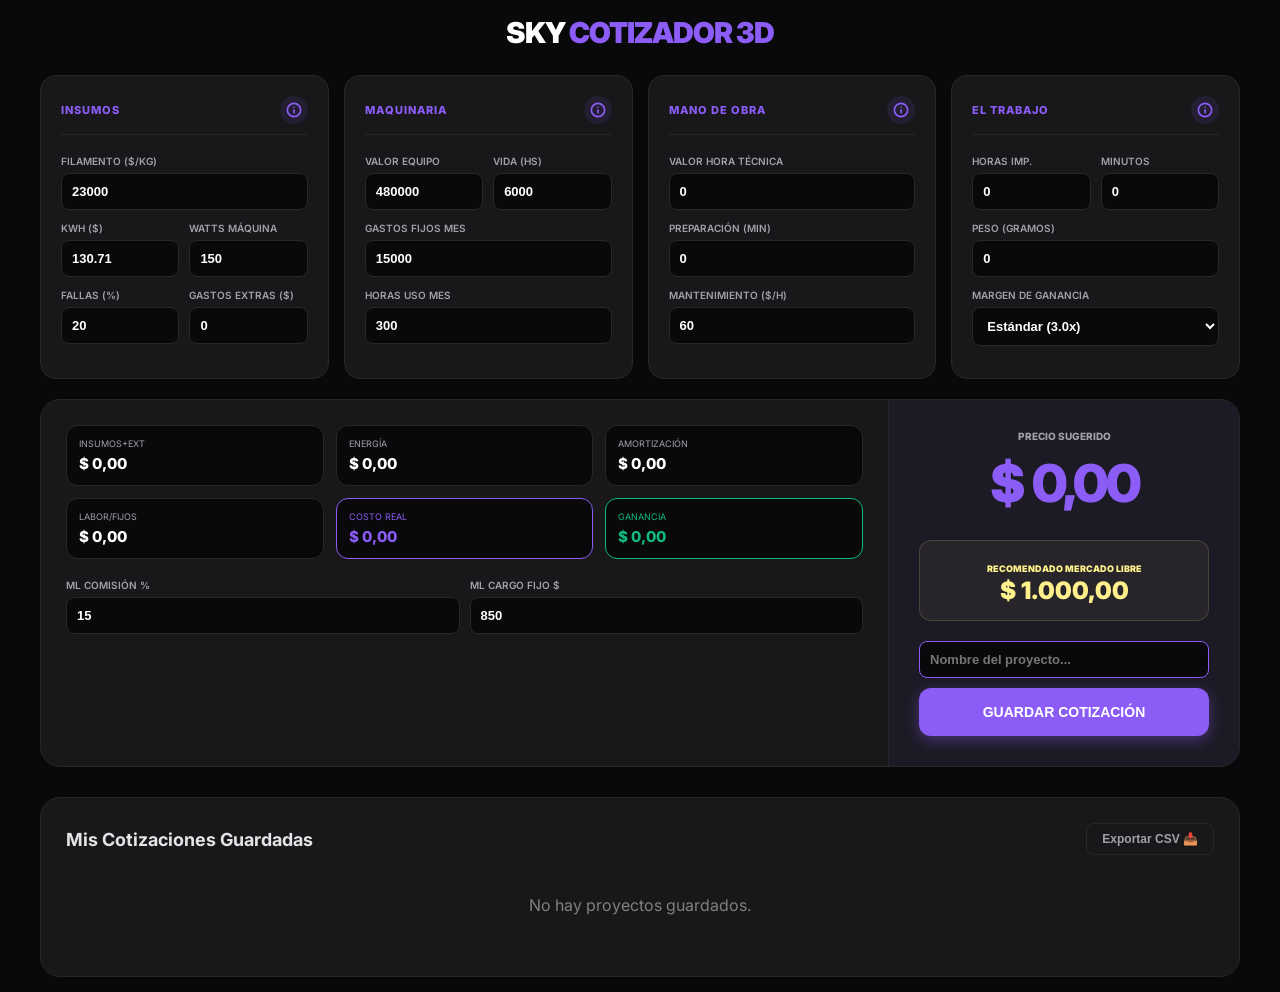
<file: cotizador.html>
<!DOCTYPE html>
<html lang="es">
<head>
    <meta charset="UTF-8" />
    <meta name="viewport" content="width=device-width, initial-scale=1.0" />
    <title>Sky Cotizador 3D | Oficial</title>
    <link href="https://fonts.googleapis.com/css2?family=Inter:wght@400;600;700;900&display=swap" rel="stylesheet">
    <style>
        :root {
            --accent: #8b5cf6; 
            --accent-hover: #7c3aed;
            --bg: #09090b; 
            --card: #18181b; 
            --text: #e4e4e7; 
            --text-dim: #a1a1aa;
            --border: #27272a;
            --success: #10b981;
            --info: #3b82f6;
            --danger: #ef4444;
            --warning: #fef08a;
        }

        * { box-sizing: border-box; transition: all 0.2s ease; }

        body { 
            background-color: var(--bg); color: var(--text); 
            font-family: 'Inter', sans-serif; 
            margin: 0; padding: 15px; display: flex; flex-direction: column; 
            align-items: center; min-height: 100vh;
        }

        input::-webkit-outer-spin-button,
        input::-webkit-inner-spin-button {
            -webkit-appearance: none;
            margin: 0;
        }
        input[type=number] { -moz-appearance: textfield; }

        .container { width: 100%; max-width: 1200px; display: flex; flex-direction: column; }

        .nav-header { display: flex; align-items: center; justify-content: center; gap: 15px; margin-bottom: 25px; order: 1; }
        .nav-header h1 { font-size: 1.8em; margin: 0; color: white; font-weight: 900; letter-spacing: -1px; }
        .nav-header span { color: var(--accent); }

        .results-panel {
            background: var(--card);
            border-radius: 20px;
            border: 1px solid var(--border);
            overflow: hidden;
            display: grid;
            grid-template-columns: 1fr 350px;
            margin-bottom: 30px;
            order: 4; 
        }

        .results-details { padding: 25px; border-right: 1px solid var(--border); display: flex; flex-direction: column; }
        .results-hero { 
            background: rgba(139, 92, 246, 0.04); 
            padding: 30px; 
            display: flex; 
            flex-direction: column; 
            justify-content: center; 
            align-items: center; 
        }

        .stat-grid { display: grid; grid-template-columns: repeat(3, 1fr); gap: 12px; }
        .stat-box { background: #09090b; padding: 12px; border-radius: 12px; border: 1px solid var(--border); }
        .stat-label { font-size: 9px; color: var(--text-dim); text-transform: uppercase; display: block; margin-bottom: 4px; }
        .stat-value { font-size: 15px; font-weight: 800; color: white; }
        
        .price-main { font-size: 52px; font-weight: 900; color: var(--accent); margin: 10px 0; letter-spacing: -2px; }

        .ml-box {
            background: rgba(254, 240, 138, 0.05);
            padding: 15px;
            border-radius: 12px;
            border: 1px solid rgba(254, 240, 138, 0.15);
            margin-top: 15px;
            width: 100%;
            text-align: center;
        }

        .btn-calc {
            background: var(--accent); color: white; border: none; padding: 16px;
            border-radius: 12px; font-weight: 800; font-size: 14px;
            cursor: pointer; width: 100%; text-transform: uppercase;
            box-shadow: 0 4px 15px rgba(139, 92, 246, 0.4);
        }
        .btn-calc:hover { background: var(--accent-hover); transform: translateY(-2px); }

        .tabs-nav {
            display: none;
            gap: 8px;
            margin-bottom: 15px;
            overflow-x: auto;
            padding-bottom: 10px;
            scrollbar-width: none;
            order: 3;
        }
        .tabs-nav::-webkit-scrollbar { display: none; }
        
        .tab-btn {
            background: var(--card);
            border: 1px solid var(--border);
            color: var(--text-dim);
            padding: 10px 18px;
            border-radius: 10px;
            font-size: 12px;
            font-weight: 700;
            white-space: nowrap;
            cursor: pointer;
            text-transform: uppercase;
        }
        .tab-btn.active {
            background: var(--accent);
            color: white;
            border-color: var(--accent);
            box-shadow: 0 4px 12px rgba(139, 92, 246, 0.3);
        }

        .dashboard-grid { 
            display: grid; 
            grid-template-columns: repeat(4, 1fr); 
            gap: 15px; 
            margin-bottom: 20px; 
            order: 2;
        }

        .card {
            background: var(--card);
            border-radius: 16px;
            padding: 20px;
            border: 1px solid var(--border);
            display: flex;
            flex-direction: column;
            position: relative;
        }

        .card-title {
            font-size: 11px;
            text-transform: uppercase;
            letter-spacing: 1px;
            color: var(--accent);
            margin-bottom: 20px;
            display: flex;
            align-items: center;
            justify-content: space-between;
            font-weight: 800;
            border-bottom: 1px solid var(--border);
            padding-bottom: 10px;
        }

        .info-trigger {
            color: var(--accent);
            cursor: pointer;
            display: flex;
            align-items: center;
            padding: 6px;
            border-radius: 50%;
            background: rgba(139, 92, 246, 0.1);
        }
        .info-trigger svg { width: 16px; height: 16px; display: block; fill: none; stroke: currentColor; stroke-width: 2.5; }

        .tooltip {
            position: absolute; top: 50px; left: 10px; right: 10px;
            background: #27272a; color: #fff; padding: 15px; border-radius: 8px;
            font-size: 11px; line-height: 1.5; z-index: 100; display: none;
            box-shadow: 0 10px 25px rgba(0, 0, 0, 0.6); border: 1px solid var(--border);
            pointer-events: none;
        }
        .tooltip b { color: var(--accent); display: block; margin-bottom: 4px; }
        .info-trigger:hover + .tooltip, .tooltip.active { display: block; }

        .input-group { margin-bottom: 12px; }
        label { display: block; font-size: 10px; color: var(--text-dim); margin-bottom: 6px; font-weight: 600; text-transform: uppercase; }
        input, select {
            width: 100%; background: #09090b; border: 1px solid var(--border);
            color: white; padding: 10px; border-radius: 8px; font-size: 13px; font-weight: 600;
        }
        input:focus { outline: none; border-color: var(--accent); }
        .row { display: flex; gap: 10px; }
        .row div { flex: 1; }
        .hint { font-size: 9px; color: #52525b; margin-top: 4px; display: block; }

        .projects-section { width: 100%; background: var(--card); border-radius: 20px; border: 1px solid var(--border); padding: 25px; order: 5; }
        .projects-header { display: flex; justify-content: space-between; align-items: center; margin-bottom: 20px; }
        .project-item { 
            background: #09090b; padding: 15px 20px; border-radius: 14px; border: 1px solid var(--border);
            display: flex; justify-content: space-between; align-items: center; margin-bottom: 12px;
        }
        .project-info h4 { margin: 0; font-size: 16px; color: white; }
        .project-info p { margin: 4px 0 0; font-size: 12px; color: var(--text-dim); }
        .project-actions { display: flex; gap: 10px; }
        .btn-icon { 
            background: #18181b; border: 1px solid var(--border); color: var(--text-dim); 
            padding: 8px 15px; border-radius: 8px; cursor: pointer; font-size: 12px; font-weight: 700;
        }
        .btn-icon:hover { color: white; border-color: var(--accent); }
        .btn-delete:hover { border-color: var(--danger); color: var(--danger); }

        @media (max-width: 768px) {
            .nav-header { order: 1; }
            
            .results-panel { 
                order: 2; 
                grid-template-columns: 1fr; 
                border-radius: 16px;
                display: flex;
                flex-direction: column;
            }
            .results-details { 
                order: 1; 
                border-right: none; 
                border-bottom: 1px solid var(--border); 
            }
            .results-hero { 
                order: 2; 
            }
            
            .tabs-nav { display: flex; order: 3; }
            
            .dashboard-grid { 
                order: 4;
                grid-template-columns: 1fr; 
                gap: 0; 
            }
            .card { display: none; border-radius: 0 0 16px 16px; border-top: none; }
            .card.active { display: flex; animation: slideIn 0.3s ease; }
            
            .projects-section { order: 5; }

            .stat-grid { grid-template-columns: repeat(2, 1fr); }
            .price-main { font-size: 42px; }
        }

        @keyframes slideIn { from { opacity: 0; transform: translateX(15px); } to { opacity: 1; transform: translateX(0); } }
    </style>
</head>
<body>

<div class="container">
    <header class="nav-header">
        <h1>SKY <span>COTIZADOR 3D</span></h1>
    </header>

    <nav class="tabs-nav">
        <button class="tab-btn active" onclick="switchTab(0)">Insumos</button>
        <button class="tab-btn" onclick="switchTab(1)">Maquinaria</button>
        <button class="tab-btn" onclick="switchTab(2)">Mano de Obra</button>
        <button class="tab-btn" onclick="switchTab(3)">El Trabajo</button>
    </nav>

    <div class="dashboard-grid">
        <div class="card active" id="card0">
            <div class="card-title">
                <span>Insumos</span>
                <div class="info-trigger">
                    <svg viewBox="0 0 24 24" stroke="currentColor" stroke-linecap="round" stroke-linejoin="round"><circle cx="12" cy="12" r="10"></circle><line x1="12" y1="16" x2="12" y2="12"></line><line x1="12" y1="8" x2="12.01" y2="8"></line></svg>
                </div>
                <div class="tooltip">
                    <b>Costo de Materiales</b>
                    Ingresá el precio del filamento por 1KG. Buscá el valor kWh en tu factura.
                    <br><br><b>Gastos Extras:</b> Agregá el costo fijo por unidad como aros de llaveros, imanes, tornillos o bolsas de empaque.
                </div>
            </div>
            <div class="input-group">
                <label>Filamento ($/KG)</label>
                <input type="number" id="precioKg" value="23000" oninput="calcular()">
            </div>
            <div class="row">
                <div class="input-group"><label>kWh ($)</label><input type="number" id="ckwh" value="130.71" oninput="calcular()"></div>
                <div class="input-group"><label>Watts Máquina</label><input type="number" id="watts" value="150" oninput="calcular()"></div>
            </div>
            <div class="row">
                <div class="input-group"><label>Fallas (%)</label><input type="number" id="failRate" value="20" oninput="calcular()"></div>
                <div class="input-group">
                    <label>Gastos Extras ($)</label>
                    <input type="number" id="extras" value="0" placeholder="Ej: aro" oninput="calcular()">
                </div>
            </div>
        </div>

        <div class="card" id="card1">
            <div class="card-title">
                <span>Maquinaria</span>
                <div class="info-trigger">
                    <svg viewBox="0 0 24 24" stroke="currentColor" stroke-linecap="round" stroke-linejoin="round"><circle cx="12" cy="12" r="10"></circle><line x1="12" y1="16" x2="12" y2="12"></line><line x1="12" y1="8" x2="12.01" y2="8"></line></svg>
                </div>
                <div class="tooltip">
                    <b>Amortización y Fijos</b>
                    <b>Vida Útil:</b> Ahorro para renovar equipo (Ej: 6000hs).
                    <br><b>Gastos Fijos:</b> Internet, alquiler y servicios base del mes repartidos en las horas de uso.
                </div>
            </div>
            <div class="row">
                <div class="input-group"><label>Valor Equipo</label><input type="number" id="vMaq" value="480000" oninput="calcular()"></div>
                <div class="input-group"><label>Vida (hs)</label><input type="number" id="vUtil" value="6000" oninput="calcular()"></div>
            </div>
            <div class="input-group"><label>Gastos Fijos Mes</label><input type="number" id="gFijos" value="15000" oninput="calcular()"></div>
            <div class="input-group"><label>Horas Uso Mes</label><input type="number" id="hMes" value="300" oninput="calcular()"></div>
        </div>

        <div class="card" id="card2">
            <div class="card-title">
                <span>Mano de Obra</span>
                <div class="info-trigger">
                    <svg viewBox="0 0 24 24" stroke="currentColor" stroke-linecap="round" stroke-linejoin="round"><circle cx="12" cy="12" r="10"></circle><line x1="12" y1="16" x2="12" y2="12"></line><line x1="12" y1="8" x2="12.01" y2="8"></line></svg>
                </div>
                <div class="tooltip">
                    <b>Tu Tiempo y Mantenimiento</b>
                    <b>Hora Técnica:</b> Lo que cobrás por tu conocimiento.
                    <br><b>Preparación:</b> Minutos de laminado y post-procesado manual.
                    <br><b>Mantenimiento:</b> Fondo para boquillas y lubricantes.
                </div>
            </div>
            <div class="input-group"><label>Valor Hora Técnica</label><input type="number" id="vHH" value="0" oninput="calcular()"></div>
            <div class="input-group"><label>Preparación (Min)</label><input type="number" id="tMan" value="0" oninput="calcular()"></div>
            <div class="input-group"><label>Mantenimiento ($/h)</label><input type="number" id="cMant" value="60" oninput="calcular()"></div>
        </div>

        <div class="card" id="card3">
            <div class="card-title">
                <span>El Trabajo</span>
                <div class="info-trigger">
                    <svg viewBox="0 0 24 24" stroke="currentColor" stroke-linecap="round" stroke-linejoin="round"><circle cx="12" cy="12" r="10"></circle><line x1="12" y1="16" x2="12" y2="12"></line><line x1="12" y1="8" x2="12.01" y2="8"></line></svg>
                </div>
                <div class="tooltip">
                    <b>Datos del Laminador (Slicer)</b>
                    Ingresá el peso y tiempo final. 
                    <br><br><b>Márgenes:</b>
                    <br>- <b>Estándar (3x):</b> Decorativo.
                    <br>- <b>Técnico (4x):</b> Repuestos funcionales.
                    <br>- <b>Premium (5x):</b> Urgencias.
                </div>
            </div>
            <div class="row">
                <div class="input-group"><label>Horas Imp.</label><input type="number" id="hImp" value="0" oninput="calcular()"></div>
                <div class="input-group"><label>Minutos</label><input type="number" id="mImp" value="0" oninput="calcular()"></div>
            </div>
            <div class="input-group"><label>Peso (Gramos)</label><input type="number" id="peso" value="0" oninput="calcular()"></div>
            <div class="input-group">
                <label>Margen de Ganancia</label>
                <select id="multi" onchange="calcular()">
                    <option value="1.5">Preferencial (1.5x)</option>
                    <option value="2.0">Mayorista (2.0x)</option>
                    <option value="3.0" selected>Estándar (3.0x)</option>
                    <option value="4.0">Técnico (4.0x)</option>
                    <option value="5.0">Premium (5.0x)</option>
                </select>
            </div>
        </div>
    </div>

    <div class="results-panel">
        <div class="results-details">
            <div class="stat-grid">
                <div class="stat-box"><span class="stat-label">Insumos+Ext</span><span class="stat-value" id="outMat">$0</span></div>
                <div class="stat-box"><span class="stat-label">Energía</span><span class="stat-value" id="outElec">$0</span></div>
                <div class="stat-box"><span class="stat-label">Amortización</span><span class="stat-value" id="outAmort">$0</span></div>
                <div class="stat-box"><span class="stat-label">Labor/Fijos</span><span class="stat-value" id="outLabor">$0</span></div>
                <div class="stat-box" style="border-color: var(--accent);"><span class="stat-label" style="color: var(--accent);">Costo Real</span><span class="stat-value" id="outCostoTotal" style="color: var(--accent);">$0</span></div>
                <div class="stat-box" style="border-color: var(--success);"><span class="stat-label" style="color: var(--success);">Ganancia</span><span class="stat-value" id="outProfit" style="color: var(--success);">$0</span></div>
            </div>
            <div class="row" style="margin-top: 20px;">
                <div class="input-group"><label>ML Comisión %</label><input type="number" id="mlPerc" value="15" oninput="calcular()"></div>
                <div class="input-group"><label>ML Cargo Fijo $</label><input type="number" id="mlFijo" value="850" oninput="calcular()"></div>
            </div>
        </div>
        <div class="results-hero">
            <span style="font-size: 10px; color: var(--text-dim); text-transform: uppercase; font-weight: 800;">Precio Sugerido</span>
            <span class="price-main" id="outFinal">$0.00</span>
            <div class="ml-box">
                <span style="font-size: 9px; color: var(--warning); text-transform: uppercase; font-weight: 900;">Recomendado Mercado Libre</span>
                <span id="outML" style="color: var(--warning); font-size: 24px; font-weight: 900; display: block;">$0.00</span>
            </div>
            <div style="margin-top: 20px; width: 100%;">
                <input type="text" id="projectName" placeholder="Nombre del proyecto..." style="margin-bottom: 10px; border-color: var(--accent);">
                <button class="btn-calc" onclick="saveProject()">Guardar Cotización</button>
            </div>
        </div>
    </div>

    <div class="projects-section">
        <div class="projects-header">
            <h3 style="margin: 0; font-size: 18px;">Mis Cotizaciones Guardadas</h3>
            <button class="btn-icon" onclick="exportAll()" title="Exportar Todo">Exportar CSV 📥</button>
        </div>
        <div class="projects-list" id="projectsList"></div>
    </div>
</div>

<script>
    const format = (v) => new Intl.NumberFormat('es-AR', { style: 'currency', currency: 'ARS' }).format(v);

    function switchTab(index) {
        document.querySelectorAll('.card').forEach((c, i) => c.classList.toggle('active', i === index));
        document.querySelectorAll('.tab-btn').forEach((b, i) => b.classList.toggle('active', i === index));
    }

    function calcular() {
        const val = (id) => parseFloat(document.getElementById(id).value) || 0;
        const pKg = val('precioKg'), ckwh = val('ckwh'), watts = val('watts'), fail = val('failRate')/100, extras = val('extras');
        const vMaq = val('vMaq'), vUtil = val('vUtil') || 1, gFijos = val('gFijos'), hMes = val('hMes') || 1;
        const vHH = val('vHH'), tMan = val('tMan'), cMant = val('cMant');
        const hImp = val('hImp'), mImp = val('mImp'), peso = val('peso'), multi = val('multi');
        const mlP = val('mlPerc')/100, mlF = val('mlFijo');

        const tTotal = hImp + (mImp / 60);
        const costoMat = ((pKg / 1000) * peso * (1 + fail)) + extras;
        const costoElec = (watts / 1000) * tTotal * ckwh;
        const amortMant = ((vMaq / vUtil) + cMant) * tTotal;
        const laborFijos = ((vHH / 60) * tMan) + ((gFijos / hMes) * tTotal);
        
        const costoTotal = costoMat + costoElec + amortMant + laborFijos;
        const precioFinal = costoTotal * multi;
        const precioML = (precioFinal + mlF) / (1 - mlP);

        document.getElementById('outMat').innerText = format(costoMat);
        document.getElementById('outElec').innerText = format(costoElec);
        document.getElementById('outAmort').innerText = format(amortMant);
        document.getElementById('outLabor').innerText = format(laborFijos);
        document.getElementById('outCostoTotal').innerText = format(costoTotal);
        document.getElementById('outProfit').innerText = format(precioFinal - costoTotal);
        document.getElementById('outFinal').innerText = format(precioFinal);
        document.getElementById('outML').innerText = format(precioML);

        return { costoTotal, precioFinal, peso, tTotal };
    }

    let projects = JSON.parse(localStorage.getItem('sky_db_vfinal')) || [];

    function saveProject() {
        const name = document.getElementById('projectName').value.trim();
        if (!name) { alert("Ponle un nombre a tu proyecto."); return; }
        const d = calcular();
        const project = {
            id: Date.now(), name, date: new Date().toLocaleDateString(),
            price: d.precioFinal, weight: d.peso, time: d.tTotal.toFixed(1),
            inputs: {}
        };
        document.querySelectorAll('input, select').forEach(el => {
            if(el.id && el.id !== 'projectName') project.inputs[el.id] = el.value;
        });
        const idx = projects.findIndex(p => p.name.toLowerCase() === name.toLowerCase());
        if (idx !== -1) {
            if(confirm("Ya existe un proyecto con este nombre. ¿Deseas actualizarlo?")) projects[idx] = project; else return;
        } else { projects.push(project); }
        localStorage.setItem('sky_db_vfinal', JSON.stringify(projects));
        document.getElementById('projectName').value = "";
        render();
    }

    function loadProject(id) {
        const p = projects.find(p => p.id === id);
        if (!p) return;
        Object.keys(p.inputs).forEach(key => {
            const el = document.getElementById(key);
            if(el) el.value = p.inputs[key];
        });
        document.getElementById('projectName').value = p.name;
        calcular();
        if(window.innerWidth <= 768) switchTab(0);
        window.scrollTo({ top: 0, behavior: 'smooth' });
    }

    function deleteProject(id) {
        if(!confirm("¿Borrar definitivamente esta cotización?")) return;
        projects = projects.filter(p => p.id !== id);
        localStorage.setItem('sky_db_vfinal', JSON.stringify(projects));
        render();
    }

    function render() {
        const list = document.getElementById('projectsList');
        if (projects.length === 0) {
            list.innerHTML = '<p style="color:gray; text-align:center; padding:20px;">No hay proyectos guardados.</p>';
            return;
        }
        list.innerHTML = projects.map(p => `
            <div class="project-item">
                <div class="project-info">
                    <h4>${p.name}</h4>
                    <p>${p.date} • ${p.weight}g • ${p.time}h • <b>${format(p.price)}</b></p>
                </div>
                <div class="project-actions">
                    <button class="btn-icon" onclick="loadProject(${p.id})">✏️ Editar</button>
                    <button class="btn-icon btn-delete" onclick="deleteProject(${p.id})">🗑️</button>
                </div>
            </div>
        `).join('');
    }

    function exportAll() {
        if (projects.length === 0) return;
        let csv = "Proyecto,Fecha,Peso,Tiempo,Precio\n";
        projects.forEach(p => csv += `${p.name},${p.date},${p.weight},${p.time},${p.price.toFixed(2)}\n`);
        const blob = new Blob([csv], { type: 'text/csv' });
        const a = document.createElement('a');
        a.href = URL.createObjectURL(blob);
        a.download = 'sky3d_export_historial.csv';
        a.click();
    }

    document.addEventListener('DOMContentLoaded', () => {
        const triggers = document.querySelectorAll('.info-trigger');
        triggers.forEach(t => {
            t.onclick = (e) => {
                e.stopPropagation();
                const tip = t.nextElementSibling;
                document.querySelectorAll('.tooltip').forEach(tt => { if(tt !== tip) tt.classList.remove('active'); });
                tip.classList.toggle('active');
            };
        });
        document.onclick = () => document.querySelectorAll('.tooltip').forEach(tt => tt.classList.remove('active'));
        render();
        calcular();
    });
</script>

</body>
</html>
</file>
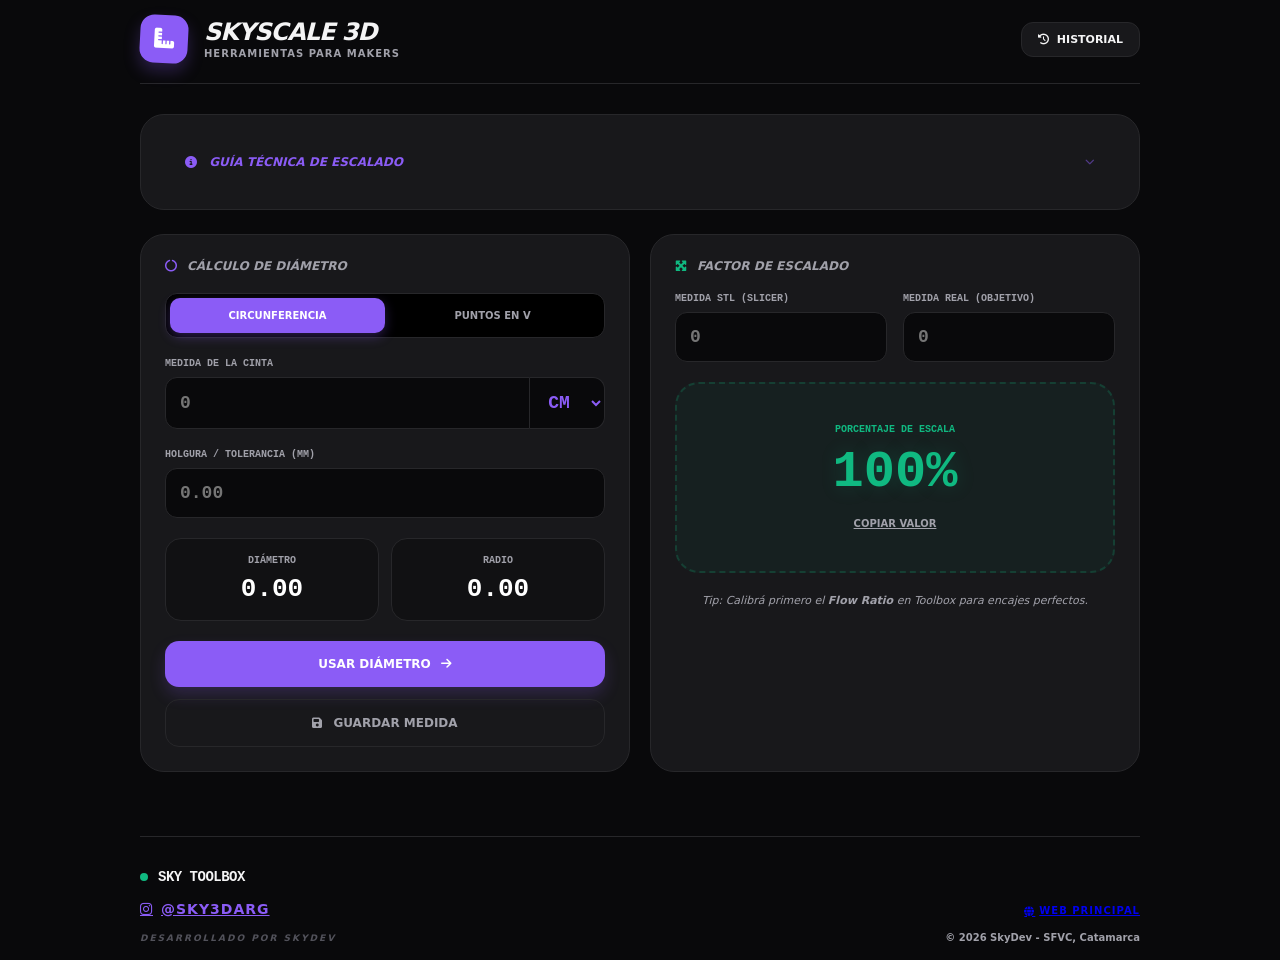
<file: skyscale3d.html>
<!DOCTYPE html>
<html lang="es">
<head>
    <meta charset="UTF-8">
    <meta name="viewport" content="width=device-width, initial-scale=1.0">
    <link rel="icon" type="image/png" sizes="96x96" href="icons/favicon-96x96.png">
    <link rel="shortcut icon" href="icons/favicon.ico" type="image/x-icon">
    <link rel="apple-touch-icon" href="icons/apple-touch-icon.png">
    <meta name="theme-color" content="#09090b">
    <title>SkyScale 3D | Medidas y Escalado</title>
    <meta name="author" content="Franco Jesús Pacheco">
    <link href="https://cdnjs.cloudflare.com/ajax/libs/font-awesome/6.5.1/css/all.min.css" rel="stylesheet">
    <style>
        :root {
            --bg: #09090b;
            --card: #18181b;
            --border: #27272a;
            --accent: #8b5cf6;
            --accent-hover: #7c3aed;
            --success: #10b981;
            --warning: #f59e0b;
            --text: #f4f4f5;
            --text-dim: #a1a1aa;
        }

        * { box-sizing: border-box; margin: 0; padding: 0; font-family: 'Inter', system-ui, sans-serif; }
        body { background-color: var(--bg); color: var(--text); padding: 15px; min-height: 100vh; }

        input::-webkit-outer-spin-button, 
        input::-webkit-inner-spin-button { -webkit-appearance: none; margin: 0; }
        input[type=number] { -moz-appearance: textfield; }

        .container { max-width: 1000px; margin: 0 auto; width: 100%; }

        header { 
            display: flex; justify-content: space-between; align-items: center; 
            padding-bottom: 20px; margin-bottom: 30px; border-bottom: 1px solid var(--border);
        }

        .logo-box { 
            width: 48px; height: 48px; background: var(--accent); border-radius: 14px;
            display: flex; justify-content: center; align-items: center; font-size: 20px; color: white;
            transform: rotate(3deg); box-shadow: 0 8px 16px rgba(139,92,246,0.25); transition: 0.3s;
        }
        .logo-box:hover { transform: rotate(0deg); }

        .header-text h1 { font-size: 24px; font-weight: 900; text-transform: uppercase; font-style: italic; letter-spacing: -1px; line-height: 1; }
        .header-text p { font-size: 10px; font-weight: 800; color: var(--text-dim); text-transform: uppercase; letter-spacing: 1px; margin-top: 4px; }

        .btn-hist { 
            background: var(--card); border: 1px solid var(--border); color: var(--text);
            padding: 10px 16px; border-radius: 12px; font-size: 11px; font-weight: 800;
            text-transform: uppercase; cursor: pointer; display: flex; align-items: center; gap: 8px; transition: 0.2s;
        }
        .btn-hist:hover { border-color: var(--accent); background: var(--border); }

        .main-grid { display: grid; grid-template-columns: 1fr; gap: 20px; }
        @media (min-width: 768px) { .main-grid { grid-template-columns: 1fr 1fr; } }

        .card { background: var(--card); border: 1px solid var(--border); border-radius: 24px; padding: 24px; transition: 0.3s; }
        .card-h2 { font-size: 12px; font-weight: 900; color: var(--text-dim); text-transform: uppercase; margin-bottom: 20px; display: flex; align-items: center; gap: 10px; font-style: italic; }

        .tabs { display: flex; background: #000; padding: 4px; border-radius: 12px; margin-bottom: 20px; border: 1px solid var(--border); }
        .tab { flex: 1; padding: 12px; border: none; background: none; color: var(--text-dim); font-size: 10px; font-weight: 800; text-transform: uppercase; cursor: pointer; border-radius: 10px; transition: 0.2s; }
        .tab.active { background: var(--accent); color: white; box-shadow: 0 4px 12px rgba(139,92,246,0.3); }

        .input-group { margin-bottom: 20px; }
        label { display: block; font-size: 10px; font-weight: 900; color: var(--text-dim); text-transform: uppercase; margin-bottom: 8px; font-family: monospace; }
        
        input, select { 
            background: #09090b; border: 1px solid var(--border); color: white; 
            padding: 14px; font-size: 18px; font-weight: 700; outline: none; 
            border-radius: 12px; width: 100%; font-family: monospace; transition: 0.2s;
        }
        input:focus { border-color: var(--accent); box-shadow: 0 0 0 2px rgba(139, 92, 246, 0.1); }
        
        .flex-input { display: flex; }
        .flex-input input { border-top-right-radius: 0; border-bottom-right-radius: 0; }
        .flex-input select { width: 85px; border-left: none; border-top-left-radius: 0; border-bottom-left-radius: 0; color: var(--accent); font-weight: 900; cursor: pointer; }

        .res-container { display: grid; grid-template-columns: 1fr 1fr; gap: 12px; margin-bottom: 20px; }
        .res-box { background: rgba(0,0,0,0.3); padding: 16px; border-radius: 16px; border: 1px solid var(--border); text-align: center; }
        .res-val { font-size: 26px; font-weight: 900; color: white; margin-top: 4px; font-family: monospace; }

        .btn-action { 
            width: 100%; padding: 16px; border-radius: 14px; border: none; font-weight: 900; 
            text-transform: uppercase; cursor: pointer; display: flex; align-items: center; 
            justify-content: center; gap: 10px; font-size: 12px; transition: all 0.2s ease; 
        }
        .btn-accent { background: var(--accent); color: white; box-shadow: 0 8px 16px rgba(139,92,246,0.2); }
        .btn-accent:hover { background: var(--accent-hover); transform: translateY(-2px); box-shadow: 0 12px 20px rgba(139,92,246,0.3); }
        .btn-accent:active { transform: translateY(0); }

        .btn-save { background: transparent; border: 1px solid var(--border); color: var(--text-dim); margin-top: 12px; }
        .btn-save:hover { border-color: var(--text-dim); color: white; background: rgba(255,255,255,0.05); }

        .btn-success { background: var(--success) !important; color: white; box-shadow: 0 8px 16px rgba(16,185,129,0.2); }

        .scale-result { 
            background: rgba(16, 185, 129, 0.05); border: 2px dashed rgba(16, 185, 129, 0.2); 
            border-radius: 24px; padding: 40px 20px; text-align: center; margin: 20px 0; 
        }
        .scale-val { font-size: 52px; font-weight: 900; color: var(--success); font-family: monospace; text-shadow: 0 0 20px rgba(16,185,129,0.2); }

        .modal { position: fixed; inset: 0; background: rgba(0,0,0,0.9); display: none; align-items: center; justify-content: center; padding: 20px; z-index: 1000; }
        .modal.active { display: flex; }
        .modal-content { background: var(--card); border: 1px solid var(--border); width: 100%; max-width: 400px; border-radius: 24px; overflow: hidden; animation: fadeIn 0.2s ease-out; }
        .modal-h { background: var(--accent); padding: 20px; text-align: center; color: white; font-weight: 900; text-transform: uppercase; font-style: italic; }

        .footer { margin-top: 40px; padding-top: 20px; border-top: 1px solid var(--border); display: flex; flex-direction: column; gap: 16px; color: var(--text-dim); }
        @media (min-width: 768px) { .footer { margin-top: 64px; padding-top: 32px; flex-direction: row; justify-content: space-between; align-items: flex-end; gap: 24px; } }
        .footer-left { display: flex; flex-direction: column; gap: 6px; text-align: center; }
        @media (min-width: 768px) { .footer-left { text-align: left; gap: 8px; } }
        .footer-brand { display: flex; align-items: center; justify-content: center; gap: 8px; font-weight: 900; font-family: monospace; text-transform: uppercase; color: var(--text); font-size: 12px; letter-spacing: -0.5px; }
        @media (min-width: 768px) { .footer-brand { justify-content: flex-start; font-size: 14px; gap: 10px; } }
        .dot { width: 8px; height: 8px; background: var(--success); border-radius: 50%; display: inline-block; animation: pulse 2s infinite; }
        .footer-social { display: inline-flex; align-items: center; justify-content: center; gap: 6px; color: var(--accent); font-size: 12px; font-weight: 900; text-transform: uppercase; letter-spacing: 1px; transition: 0.2s; margin: 4px 0; }
        @media (min-width: 768px) { .footer-social { justify-content: flex-start; font-size: 14px; margin: 8px 0; gap: 8px; } }
        .footer-social:hover { color: var(--accent-hover); }
        .footer-dev { font-size: 9px; text-transform: uppercase; font-weight: 900; letter-spacing: 2px; font-style: italic; color: #52525b; }
        .footer-right { display: flex; flex-direction: column; gap: 10px; text-align: center; }
        @media (min-width: 768px) { .footer-right { text-align: right; gap: 16px; } }
        .footer-links { display: flex; flex-wrap: wrap; justify-content: center; gap: 12px; font-weight: 900; text-transform: uppercase; font-size: 9px; letter-spacing: 1px; }
        @media (min-width: 768px) { .footer-links { justify-content: flex-end; font-size: 10px; gap: 20px; } }
        .footer-links a { display: inline-flex; align-items: center; gap: 4px; transition: 0.2s; }
        .footer-links a:hover { color: var(--accent); }
        .footer-copy { font-size: 10px; font-weight: 600; }
        
        @keyframes fadeIn { from { opacity: 0; transform: scale(0.95); } to { opacity: 1; transform: scale(1); } }
        @keyframes pulse { 0% { box-shadow: 0 0 0 0 rgba(16,185,129,0.4); } 70% { box-shadow: 0 0 0 10px rgba(16,185,129,0); } 100% { box-shadow: 0 0 0 0 rgba(16,185,129,0); } }

        .guide-details { margin-bottom: 24px; cursor: pointer; }
        .guide-summary { padding: 16px 20px; list-style: none; display: flex; justify-content: space-between; align-items: center; font-weight: 900; text-transform: uppercase; font-style: italic; font-size: 12px; color: var(--accent); }
        .guide-summary::-webkit-details-marker { display: none; }
        .guide-content { padding: 0 20px 20px 20px; border-top: 1px solid var(--border); font-size: 13px; color: var(--text-dim); line-height: 1.6; }
        .guide-step { margin-top: 16px; }
        .guide-step strong { color: var(--text); display: block; margin-bottom: 4px; text-transform: uppercase; font-size: 11px; }
        .guide-tip { background: rgba(245, 158, 11, 0.05); border-left: 4px solid var(--warning); padding: 12px 16px; margin: 16px 0; border-radius: 4px; }
    </style>
</head>
<body>

<div class="container">
    <header>
        <div style="display:flex; align-items:center; gap:16px;">
            <div class="logo-box"><i class="fas fa-ruler-combined"></i></div>
            <div class="header-text">
                <h1>SkyScale 3D</h1>
                <p>Herramientas para makers</p>
            </div>
        </div>
        <button class="btn-hist" onclick="toggleHist(true)"><i class="fas fa-clock-rotate-left"></i> Historial</button>
    </header>

    <details class="card guide-details">
        <summary class="guide-summary">
            <span><i class="fas fa-info-circle" style="margin-right: 8px;"></i> Guía Técnica de Escalado</span>
            <i class="fas fa-chevron-down" style="font-size: 0.8em; opacity: 0.5;"></i>
        </summary>
        <div class="guide-content">
            <div class="guide-tip">
                <strong style="color: var(--warning);">⚠️ Tip Técnico:</strong>
                Imprimí una "rodaja" de prueba para verificar el calce. Ajustá el eje Z según el largo de tu aluminio.
            </div>
            
            <div class="guide-step">
                <strong>1. Medición del Inserto</strong>
                Medí el contorno superior del aluminio con cinta de modista. Anotá los cm exactos.
            </div>

            <div class="guide-step">
                <strong>2. Medición del Diseño (STL)</strong>
                En tu slicer, medí el diámetro interno del hueco donde encastra el aluminio.
            </div>

            <div style="margin-top: 20px; padding-top: 16px; border-top: 1px solid var(--border); font-size: 11px; font-style: italic;">
                Herramienta recomendada para medir radios: 
                <a href="https://makerworld.com/en/models/2225287-caliper-radius-gauge-corner-radius-up-to-130-mm#profileId-2467730" target="_blank" style="color: var(--accent); text-decoration: none; font-weight: 800; text-transform: uppercase;">Accesorio Calibre (MakerWorld)</a>
            </div>
        </div>
    </details>

    <div class="main-grid">
        <div class="card">
            <h2 class="card-h2"><i class="fas fa-circle-notch" style="color:var(--accent)"></i> Cálculo de Diámetro</h2>
            <div class="tabs">
                <button id="tab-c" class="tab active" onclick="setMode('cinta')">Circunferencia</button>
                <button id="tab-v" class="tab" onclick="setMode('calibre')">Puntos en V</button>
            </div>

            <div class="input-group">
                <label id="lbl-input">Medida de la Cinta</label>
                <div class="flex-input">
                    <input type="number" id="in-val" placeholder="0" oninput="runCalc()">
                    <select id="in-unit" onchange="runCalc()">
                        <option value="cm">CM</option>
                        <option value="mm">MM</option>
                    </select>
                </div>
            </div>

            <div class="input-group">
                <label>Holgura / Tolerancia (mm)</label>
                <input type="number" id="in-tol" placeholder="0.00" step="0.01" oninput="runCalc()">
            </div>

            <div class="res-container">
                <div class="res-box">
                    <label>Diámetro</label>
                    <div id="out-dia" class="res-val">0.00</div>
                </div>
                <div class="res-box">
                    <label>Radio</label>
                    <div id="out-rad" class="res-val">0.00</div>
                </div>
            </div>

            <button class="btn-action btn-accent" onclick="passToScale()">Usar Diámetro <i class="fas fa-arrow-right"></i></button>
            <button id="btn-save-main" class="btn-action btn-save" onclick="showSave(true)"><i class="fas fa-floppy-disk"></i> Guardar Medida</button>
        </div>

        <div class="card">
            <h2 class="card-h2"><i class="fas fa-expand-arrows-alt" style="color:var(--success)"></i> Factor de Escalado</h2>
            <div style="display:grid; grid-template-columns: 1fr 1fr; gap:16px; margin-bottom:20px;">
                <div>
                    <label>Medida STL (Slicer)</label>
                    <input type="number" id="sc-orig" placeholder="0" oninput="calcScaleOnly()">
                </div>
                <div>
                    <label>Medida Real (Objetivo)</label>
                    <input type="number" id="sc-targ" placeholder="0" oninput="calcScaleOnly()">
                </div>
            </div>

            <div class="scale-result">
                <label style="color:var(--success)">Porcentaje de Escala</label>
                <div id="out-scale" class="scale-val">100%</div>
                <button onclick="copyRes()" style="background:none; border:none; color:var(--text-dim); font-size:10px; font-weight:800; cursor:pointer; margin-top:16px; text-decoration:underline; transition: 0.2s;">COPIAR VALOR</button>
            </div>
            
            <p style="font-size:11px; color:var(--text-dim); line-height:1.4; text-align:center; font-style:italic;">
                Tip: Calibrá primero el <b>Flow Ratio</b> en Toolbox para encajes perfectos.
            </p>
        </div>
    </div>

    <footer class="footer">
        <div class="footer-left">
            <div class="footer-brand">
                <span class="dot"></span> Sky Toolbox
            </div>
            <a href="https://instagram.com/sky3darg" target="_blank" rel="noopener noreferrer" class="footer-social">
                <i class="fa-brands fa-instagram"></i> @sky3darg
            </a>
            <p class="footer-dev">Desarrollado por SkyDev</p>
        </div>
        
        <div class="footer-right">
            <div class="footer-links">
                <a href="https://sky3d.com.ar" target="_blank" rel="noopener noreferrer"><i class="fas fa-globe"></i> Web Principal</a>
            </div>
            <span class="footer-copy">&copy; 2026 SkyDev - SFVC, Catamarca</span>
        </div>
    </footer>
</div>

<div id="mod-save" class="modal">
    <div class="modal-content">
        <div class="modal-h">Guardar Registro</div>
        <div style="padding:24px;">
            <label>Nombre del Proyecto</label>
            <input type="text" id="save-name" placeholder="Ej: Inserto Chopp 360ml">
            <div style="display:flex; gap:12px; margin-top:24px;">
                <button class="btn-action btn-save" style="margin:0" onclick="showSave(false)">Cancelar</button>
                <button class="btn-action btn-accent" style="margin:0" onclick="confirmSave()">Confirmar</button>
            </div>
        </div>
    </div>
</div>

<div id="mod-hist" class="modal">
    <div class="modal-content" style="max-width:450px;">
        <div class="modal-h">Historial de Medidas</div>
        <div id="hist-list" style="padding:20px; max-height:400px; overflow-y:auto;"></div>
        <div style="padding:16px; border-top:1px solid var(--border); text-align:center;">
            <button class="btn-action btn-save" onclick="toggleHist(false)">Cerrar</button>
        </div>
    </div>
</div>

<script>
    let mode = 'cinta';
    let storage = JSON.parse(localStorage.getItem('sky_scale_db')) || [];

    function setMode(m) {
        mode = m;
        document.getElementById('tab-c').className = m === 'cinta' ? 'tab active' : 'tab';
        document.getElementById('tab-v').className = m === 'calibre' ? 'tab active' : 'tab';
        document.getElementById('lbl-input').innerText = m === 'cinta' ? 'Medida de la Cinta' : 'Lectura en V (90°)';
        runCalc();
    }

    function runCalc() {
        let val = parseFloat(document.getElementById('in-val').value) || 0;
        let tol = parseFloat(document.getElementById('in-tol').value) || 0;
        let unit = document.getElementById('in-unit').value;
        if (unit === 'cm') val *= 10;

        let dia = (mode === 'cinta') ? 
            (val > 0 ? (val / Math.PI) + tol : 0) : 
            (val > 0 ? (val * 2.4142 * 2) + tol : 0);

        document.getElementById('out-dia').innerText = dia.toFixed(2);
        document.getElementById('out-rad').innerText = (dia / 2).toFixed(2);
        calcScaleOnly();
    }

    function calcScaleOnly() {
        let orig = parseFloat(document.getElementById('sc-orig').value) || 0;
        let targ = parseFloat(document.getElementById('sc-targ').value) || 0;
        let res = (orig > 0 && targ > 0) ? ((targ / orig) * 100).toFixed(2) : "100.00";
        document.getElementById('out-scale').innerText = res + "%";
    }

    function passToScale() {
        let dia = document.getElementById('out-dia').innerText;
        if (parseFloat(dia) > 0) {
            document.getElementById('sc-targ').value = dia;
            calcScaleOnly();
        }
    }

    function copyRes() {
        navigator.clipboard.writeText(document.getElementById('out-scale').innerText);
        alert("¡Copiado!");
    }

    function showSave(st) {
        if (st && parseFloat(document.getElementById('out-dia').innerText) <= 0) return;
        document.getElementById('mod-save').classList.toggle('active', st);
    }

    function confirmSave() {
        let name = document.getElementById('save-name').value.trim() || "Sin nombre";
        storage.unshift({
            id: Date.now(),
            name: name,
            dia: document.getElementById('out-dia').innerText,
            scale: document.getElementById('out-scale').innerText,
            date: new Date().toLocaleDateString()
        });
        localStorage.setItem('sky_scale_db', JSON.stringify(storage.slice(0, 20)));
        showSave(false);
        let btn = document.getElementById('btn-save-main');
        btn.classList.add('btn-success');
        setTimeout(() => btn.classList.remove('btn-success'), 1000);
    }

    function toggleHist(st) {
        if (st) renderHist();
        document.getElementById('mod-hist').classList.toggle('active', st);
    }

    function renderHist() {
        const container = document.getElementById('hist-list');
        container.innerHTML = storage.length ? storage.map(i => `
            <div style="background:#000; padding:14px; border-radius:14px; margin-bottom:12px; display:flex; justify-content:space-between; align-items:center; border:1px solid var(--border);">
                <div>
                    <div style="font-weight:900; font-size:11px; text-transform:uppercase; color:white;">${i.name}</div>
                    <div style="font-size:10px; color:var(--text-dim)">D: ${i.dia}mm | ${i.scale}</div>
                </div>
                <button style="background:none; border:none; color:#ef4444; cursor:pointer;" onclick="deleteItem(${i.id})"><i class="fas fa-trash"></i></button>
            </div>
        `).join('') : '<p style="text-align:center; color:var(--text-dim); font-size:11px;">HISTORIAL VACÍO</p>';
    }

    function deleteItem(id) {
        storage = storage.filter(i => i.id !== id);
        localStorage.setItem('sky_scale_db', JSON.stringify(storage));
        renderHist();
    }
</script>
</body>
</html>
</file>
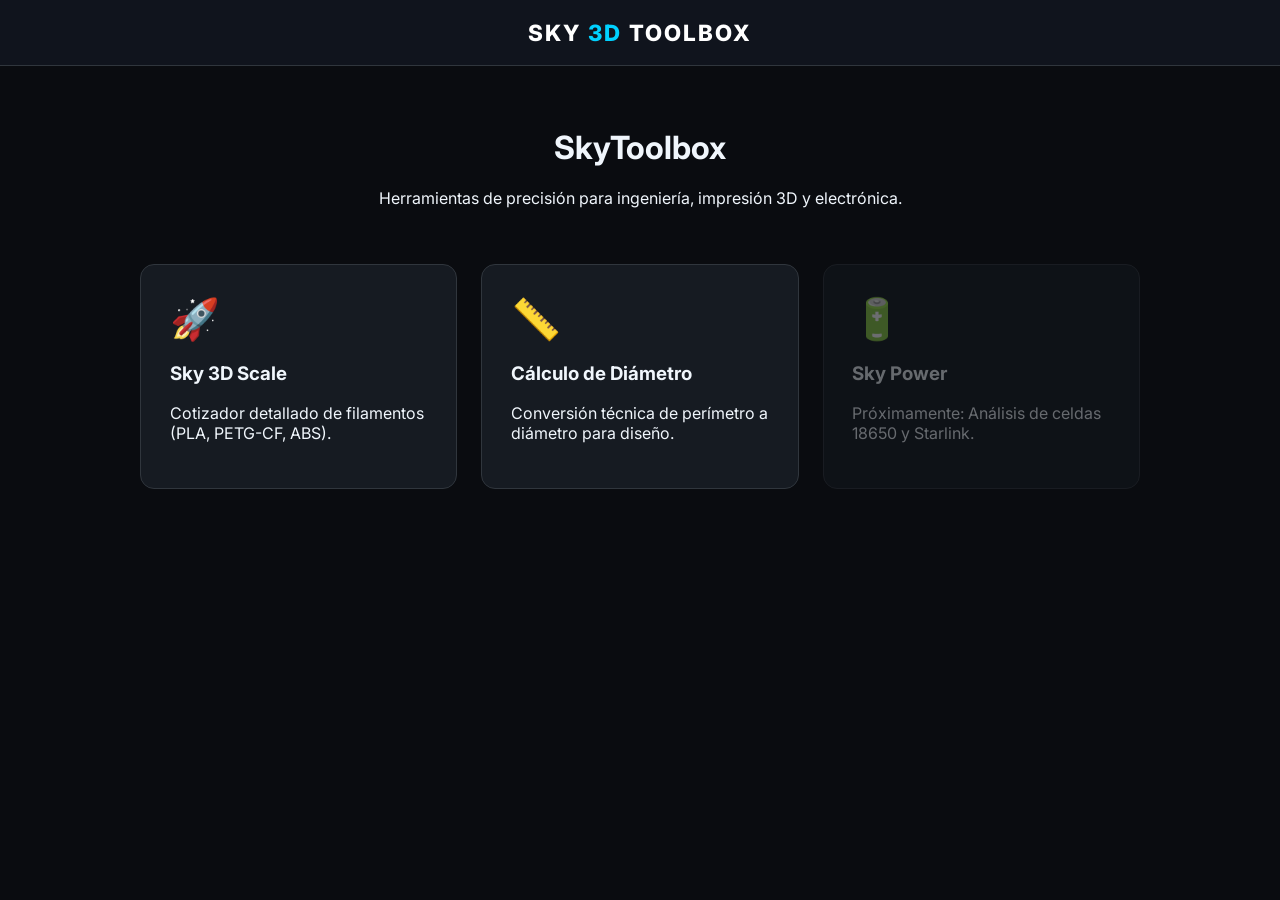
<file: toolbox.html>
<!DOCTYPE html>
<html lang="es">
<head>
    <meta charset="UTF-8">
    <meta name="viewport" content="width=device-width, initial-scale=1.0">
    <title>Sky 3D | SkyToolbox</title>
    <link rel="stylesheet" href="css/toolbox.css">
    <link rel="preconnect" href="https://fonts.googleapis.com">
    <link href="https://fonts.googleapis.com/css2?family=Inter:wght@400;700;800&display=swap" rel="stylesheet">
</head>
<body>
    <nav class="sky-nav">
        <a href="index.html" class="sky-logo">SKY <span class="accent">3D</span> TOOLBOX</a>
    </nav>

    <main class="sky-container">
        <div id="home-view">
            <header class="sky-header">
                <h1>SkyToolbox</h1>
                <p>Herramientas de precisión para ingeniería, impresión 3D y electrónica.</p>
            </header>

            <div class="sky-grid">
                <div class="sky-card" onclick="showTool('calc3d')">
                    <div class="icon">🚀</div>
                    <h3>Sky 3D Scale</h3>
                    <p>Cotizador detallado de filamentos (PLA, PETG-CF, ABS).</p>
                </div>

                <div class="sky-card" onclick="showTool('diametro')">
                    <div class="icon">📏</div>
                    <h3>Cálculo de Diámetro</h3>
                    <p>Conversión técnica de perímetro a diámetro para diseño.</p>
                </div>

                <div class="sky-card disabled">
                    <div class="icon">🔋</div>
                    <h3>Sky Power</h3>
                    <p>Próximamente: Análisis de celdas 18650 y Starlink.</p>
                </div>
            </div>
        </div>

        <div id="tool-view" class="sky-tool-area hidden">
            <button class="sky-btn-back" onclick="goHome()">← Volver al Panel</button>
            <div id="tool-render"></div>
        </div>
    </main>

    <script src="js/toolbox.js"></script>
</body>
</html>
</file>
<file: css/toolbox.css>
:root {
    --bg-dark: #0a0c10;
    --card-bg: #161b22;
    --sky-blue: #00d1ff;
    --text-main: #f0f6fc;
    --text-dim: #8b949e;
}

body {
    margin: 0;
    font-family: 'Inter', sans-serif;
    background-color: var(--bg-dark);
    color: var(--text-main);
}

.sky-nav {
    background: #10141d;
    padding: 1.2rem;
    border-bottom: 1px solid #30363d;
    display: flex;
    justify-content: center;
}

.sky-logo { 
    text-decoration: none;
    color: white;
    font-weight: 800; 
    letter-spacing: 2px; 
    font-size: 1.4rem; 
}
.accent { color: var(--sky-blue); }

.sky-container {
    max-width: 1000px;
    margin: 0 auto;
    padding: 2.5rem;
}

.sky-header { text-align: center; margin-bottom: 3.5rem; }

.sky-grid {
    display: grid;
    grid-template-columns: repeat(auto-fit, minmax(280px, 1fr));
    gap: 1.5rem;
}

.sky-card {
    background: var(--card-bg);
    border: 1px solid #30363d;
    border-radius: 14px;
    padding: 1.8rem;
    cursor: pointer;
    transition: 0.3s ease;
}

.sky-card:hover {
    border-color: var(--sky-blue);
    transform: translateY(-8px);
}

.sky-card.disabled { opacity: 0.4; cursor: not-allowed; }
.sky-card .icon { font-size: 2.5rem; margin-bottom: 1rem; }

.hidden { display: none; }

.sky-tool-area {
    background: var(--card-bg);
    border-radius: 20px;
    padding: 2.5rem;
    border: 1px solid var(--sky-blue);
}

.sky-btn-back {
    background: none;
    border: none;
    color: var(--sky-blue);
    font-weight: bold;
    cursor: pointer;
    margin-bottom: 1.5rem;
}

.tool-form input {
    width: 100%;
    padding: 14px;
    margin: 12px 0;
    background: #0d1117;
    border: 1px solid #30363d;
    color: white;
    border-radius: 8px;
    box-sizing: border-box;
}

.btn-run {
    width: 100%;
    padding: 14px;
    background: var(--sky-blue);
    border: none;
    border-radius: 8px;
    color: #000;
    font-weight: 800;
    cursor: pointer;
    margin-top: 15px;
}

.result-box {
    margin-top: 25px;
    padding: 20px;
    background: #0d1117;
    border-left: 5px solid var(--sky-blue);
}
</file>
